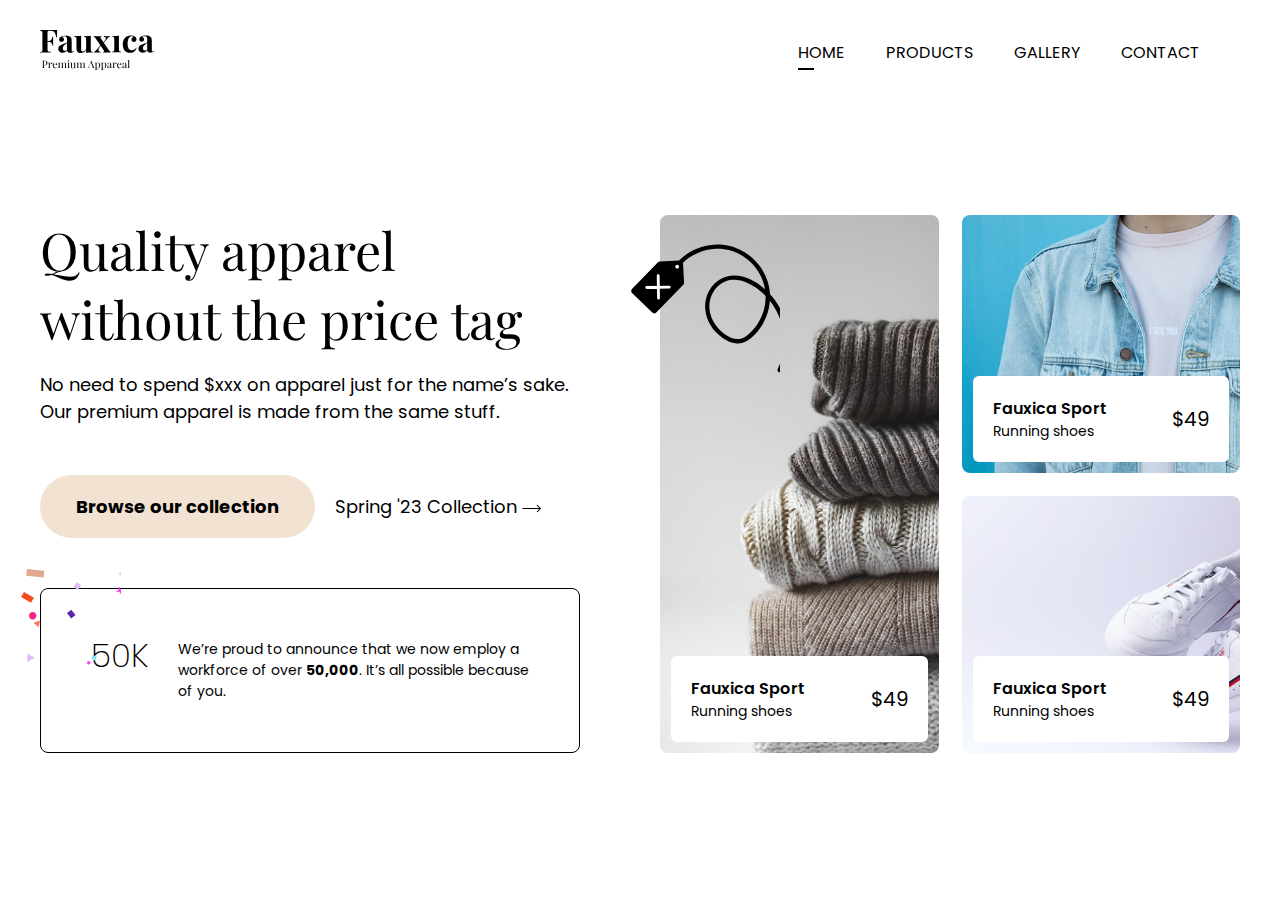
<file: index.html>
<!DOCTYPE html>
<html lang="en">
  <head>
    <meta charset="utf-8" />
    <meta http-equiv="X-UA-Compatible" content="IE=edge" />
    <title>Fauxica</title>
    <meta name="viewport" content="width=device-width, initial-scale=1" />
    <link rel="preconnect" href="https://fonts.googleapis.com" />
    <link rel="preconnect" href="https://fonts.gstatic.com" crossorigin />
    <link
      href="https://fonts.googleapis.com/css2?family=Playfair+Display&family=Poppins:wght@200;300;400;500;600;700;800&display=swap"
      rel="stylesheet"
    />
    <link
      rel="stylesheet"
      type="text/css"
      media="screen"
      href="/css/main.css"
    />
    <!-- <script src='main.js'></script> -->
  </head>
  <body>
    <div class="wrapper">
      <!-- navigation -->
      <header>
        <!-- logo -->
        <a target="_parent" href="/test.html"
          ><img src="images/logo.svg" alt="Fauxica logo"
        /></a>
        <!-- links -->
        <nav>
          <ul>
            <li><a target="_parent" href="#" class="active">Home</a></li>
            <li><a target="_parent" href="#">Products</a></li>
            <li><a target="_parent" href="#">Gallery</a></li>
            <li><a target="_parent" href="#">Contact</a></li>
          </ul>
        </nav>
      </header>

      <main>
        <div class="left-col">
          <h1>Quality apparel without the price tag</h1>
          <p class="sub-heading">
            No need to spend $xxx on apparel just for the name’s sake. Our
            premium apparel is made from the same stuff.
          </p>
          <div class="cta-btns">
            <a href="#" class="primary-cta">Browse our collection</a>
            <a href="#" class="secondary-cta">
              <span>Spring '23 Collection</span>
              <svg width="19" height="9" viewBox="0 0 19 9" fill="none">
                <path d="M18.3536 4.85355C18.5488 4.65829 18.5488 4.34171 18.3536 4.14645L15.1716 0.964466C14.9763 0.769204 14.6597 0.769204 14.4645 0.964466C14.2692 1.15973 14.2692 1.47631 14.4645 1.67157L17.2929 4.5L14.4645 7.32843C14.2692 7.52369 14.2692 7.84027 14.4645 8.03553C14.6597 8.2308 14.9763 8.2308 15.1716 8.03553L18.3536 4.85355ZM0 5H18V4H0V5Z" fill="black"/>
                </svg>
                
            </a>
          </div>
          <div class="news">
            <p class="employees">50K</p>
            <p class="details">
              We’re proud to announce that we now employ a workforce of over
              <strong>50,000</strong>. It’s all possible because of you.
            </p>
          </div>
        </div>
        <div class="right-col">
          <div class="card card1">
            <div class="card-details">
              <div>
                <a href="#" class="product-title">Fauxica Sport</a>
                <p>Running shoes</p>
              </div>
              <div class="product-price">$49</div>
            </div>
          </div>
          <div class="card card2">
            <div class="card-details">
              <div>
                <a href="#" class="product-title">Fauxica Sport</a>
                <p>Running shoes</p>
              </div>
              <div class="product-price">$49</div>
            </div>
          </div>
          <div class="card card3">
            <div class="card-details">
              <div>
                <a href="#" class="product-title">Fauxica Sport</a>
                <p>Running shoes</p>
              </div>
              <div class="product-price">$49</div>
            </div>
          </div>
        </div>
      </main>
    </div>
  </body>
</html>
</file>
<file: css/main.css>
html {
  font-size: 62.5%;
}

body {
  margin: 0;
  font-family: "Poppins";
}

.wrapper {
  max-width: 1200px;
  margin: 0 auto;
}

header {
  display: flex;
  justify-content: space-between;
  align-items: center;
}

nav {
  margin: 4em;
}

nav ul {
  list-style-type: none;
  display: flex;
  gap: 4.1em;
  margin: 0;
}

nav ul li a {
  text-decoration: none;
  color: #000;
  text-transform: uppercase;
  font-size: 1.6rem;
  position: relative;
}

nav ul li a.active::before {
  position: absolute;
  content: "";
  width: 35%;
  height: 1px;
  border-bottom: 2px solid black;
  bottom: -6px;
}

nav ul li a::before {
    position: absolute;
  content: "";
  width: 0;
  height: 1px;
  border-bottom: 2px solid rgb(194, 194, 194);
  bottom: -6px;
}

/* Hero section */
main {
  display: flex;
  gap: 8em;
  margin-top: 11em;
}

.left-col {
  width: 45%;
}

.right-col {
  flex-grow: 1;
}

h1 {
  font-size: 5.2rem;
  font-family: "Playfair Display";
  font-weight: normal;
  margin: 0;
}

.sub-heading {
  font-size: 1.8rem;
}

.cta-btns {
  margin: 5em 0;
}

.cta-btns,
.secondary-cta {
  display: flex;
  gap: 2em;
}

.primary-cta {
  background-color: #f1e2d1;
  font-size: 1.8rem;
  font-weight: bold;
  color: black;
  text-decoration: none;
  border-radius: 1.9em;
  padding: 1em 2em;
}

.secondary-cta {
  font-size: 1.8rem;
  text-decoration: none;
  color: black;
  display: block;
  padding: 1em 0;
  align-items: center;
}

.secondary-cta svg {
  width: 20px;
}

.news {
  display: flex;
  gap: 3em;
  padding: 5em;
  border: 1px solid black;
  border-radius: 0.8em;
  position: relative;
}

.news::before {
  position: absolute;
  content: "";
  background-image: url("data:image/svg+xml;charset=UTF-8,%3csvg width='115' height='108' viewBox='0 0 115 108' fill='none' xmlns='http://www.w3.org/2000/svg'%3e%3cpath d='M57 21L52.5216 17.9792L55.7872 13.1377L60.2657 16.1584L57 21Z' fill='%23DCBCFA'/%3e%3cpath d='M46 44L50.2569 40.6742L54.468 46.0642L50.2111 49.39L46 44Z' fill='%23480CA7' fill-opacity='0.9'/%3e%3cpath d='M75 91L70.6789 90.1601L71.4116 86.3906L75.7327 87.2306L75 91Z' fill='%234BC8EF' fill-opacity='0.65'/%3e%3cpath d='M3.00002 23L12.8744 28.701L9.95444 33.7586L0.0800171 28.0576L3.00002 23Z' fill='%23F54721'/%3e%3cpath d='M6.00002 0L23.3067 1.819L22.5917 8.62153L5.28504 6.80253L6.00002 0Z' fill='%23BA3E03' fill-opacity='0.45'/%3e%3cpath d='M66 106L58.7105 107.285L57.87 102.519L65.1596 101.234L66 106Z' fill='%23FFED36'/%3e%3cpath d='M69.43 93.715C69.43 94.6622 68.6622 95.43 67.715 95.43C66.7678 95.43 66 94.6622 66 93.715C66 92.7678 66.7678 92 67.715 92C68.6622 92 69.43 92.7678 69.43 93.715Z' fill='%23FF21FB' fill-opacity='0.85'/%3e%3cpath d='M101.43 4.715C101.43 5.66217 100.662 6.43 99.715 6.43C98.7678 6.43 98 5.66217 98 4.715C98 3.76783 98.7678 3 99.715 3C100.662 3 101.43 3.76783 101.43 4.715Z' fill='%23DCBCFA' fill-opacity='0.75'/%3e%3cpath d='M15.43 46.715C15.43 48.7667 13.7668 50.43 11.715 50.43C9.66328 50.43 8.00002 48.7667 8.00002 46.715C8.00002 44.6633 9.66328 43 11.715 43C13.7668 43 15.43 44.6633 15.43 46.715Z' fill='%23F62584'/%3e%3cpath d='M6.22585 84.5391L13.6942 88.6789L6.37488 93.0769L6.22585 84.5391Z' fill='%23DCBCFA'/%3e%3cpath d='M111.576 11.8305L109.321 9.2369L111.915 6.98233L114.17 9.57592L111.576 11.8305Z' fill='%2303A3F5' fill-opacity='0.9'/%3e%3cpath d='M18.966 51.5783L17.6672 58.2602L12.5299 53.7944L18.966 51.5783Z' fill='%23F54721' fill-opacity='0.75'/%3e%3cpath d='M103.295 20.2364L100.553 22.326L100.354 25.7681L98.2644 23.0257L94.8224 22.8268L97.5648 20.7372L97.7636 17.2952L99.8532 20.0376L103.295 20.2364Z' fill='%23FF21FB' fill-opacity='0.85'/%3e%3c/svg%3e ");
  width: 100px;
  height: 100px;
  top: -20px;
  left: -20px;
  z-index: 2;
}

p.employees {
  font-size: 3.3rem;
  margin: 0;
  font-weight: 200;
  line-height: 100%;
}

p.details {
  font-size: 1.4rem;
  margin: 0;
}

/* right area */
.right-col {
  display: grid;
  gap: 2.3em;
  grid-template-columns: repeat(2, auto);
  grid-template-areas:
    "right left"
    "right bottom";
}

.card {
  border-radius: 0.8em;
  padding: 1.1em;
  display: flex;
  align-items: end;
  /* background-position: center; */
  background-size: 150%;
  background-repeat: no-repeat;
}

.right-col .card1 {
  grid-area: right;
  background-image: url(../images/clothing1.jpg);
  position: relative;
}

.card2 {
  background-image: url(../images/clothing2.jpg);
}

.card3 {
  background-image: url(../images/clothing3.jpg);
}

.card-details {
  display: flex;
  background-color: white;
  padding: 2em;
  border-radius: 0.6em;
  width: 100%;
  align-items: center;
  justify-content: space-between;
}

.card-details a {
  color: black;
  text-decoration: none;
  font-size: 1.6rem;
  font-weight: 600;
}

.card-details p {
  font-size: 1.4rem;
  margin: 0;
}

.card-details .product-price {
  font-size: 2rem;
}


.card1::before {
  position: absolute;
  content: " ";
  top: 10px;
  left: -30px;
  background-image: url("data:image/svg+xml,%3Csvg width='207' height='159' viewBox='0 0 207 159' fill='none' xmlns='http://www.w3.org/2000/svg'%3E%3Cpath d='M160.553 155.058C166.94 141.56 169.23 126.444 166.932 111.686C164.655 96.7232 157.444 82.6631 146.963 71.8682C137.266 61.8984 123.454 52.9147 108.941 53.624C101.953 53.9854 95.3491 56.6618 90.223 61.4752C85.3225 66.1049 81.8357 72.2858 80.3754 78.8808C77.3426 92.7627 83.565 107.177 93.9602 116.391C99.2743 121.072 105.774 125.087 113.01 125.537C120.86 126.05 127.44 121.179 132.58 115.829C142.26 105.729 147.975 91.9149 148.452 77.9373C148.951 63.7549 143.611 50.0102 134.182 39.447C124.858 29.0602 111.988 22.2002 98.0943 20.904C84.7368 19.6212 70.9832 23.4286 59.9449 31.0305C57.2787 32.8268 54.8247 34.9757 52.5262 37.2233C50.4533 39.2871 53.4929 42.7424 55.6151 40.6009C64.2026 31.8795 76.006 26.5074 88.1604 25.3915C100.774 24.2397 113.188 27.8672 123.242 35.5565C133.346 43.1682 140.624 54.5457 142.947 67.0305C145.271 79.5153 142.583 92.8533 136.01 103.725C132.685 109.137 128.307 114.316 123.102 117.88C120.309 119.705 117.197 121 113.851 120.948C110.759 120.839 107.751 119.911 104.961 118.467C93.8781 112.741 85.1882 101.012 84.1919 88.4978C83.2598 76.569 90.0495 63.9814 101.494 59.6898C113.8 55.0723 127.453 61.5573 137.02 69.1554C147.937 77.7191 156.175 89.8155 160.201 103.054C164.198 116.165 164.109 130.389 160.116 143.552C159.138 146.638 158.034 149.752 156.618 152.669C156.133 153.778 156.163 155.105 157.328 155.845C158.31 156.359 159.99 156.117 160.553 155.058Z' fill='black'/%3E%3Cpath d='M23.6025 92.8684L2.15194 72.0327C0.963457 70.8783 0.93584 68.979 2.09025 67.7905L29.3874 39.6877C29.915 39.1446 30.6285 38.821 31.3847 38.782L53.0668 37.663C54.7198 37.5777 56.1296 38.8473 56.2172 40.5002L57.3093 61.0922C57.3536 61.9267 57.0477 62.7418 56.4654 63.3413L27.8447 92.8067C26.6903 93.9952 24.791 94.0228 23.6025 92.8684Z' fill='black'/%3E%3Cpath d='M17.7351 66.2681L41.5577 65.9217M29.8832 53.7615L30.2296 77.5841' stroke='white' stroke-width='3' stroke-linecap='round'/%3E%3Ccircle cx='50' cy='44.2366' r='2' fill='white'/%3E%3C/svg%3E%0A");
  background-size: cover;
  width: 150px;
  height: 150px;
  z-index: 2;
  pointer-events: none;
}


/* Micro interactions */
nav ul li a:hover::before {
    width: 35%;
}
</file>
